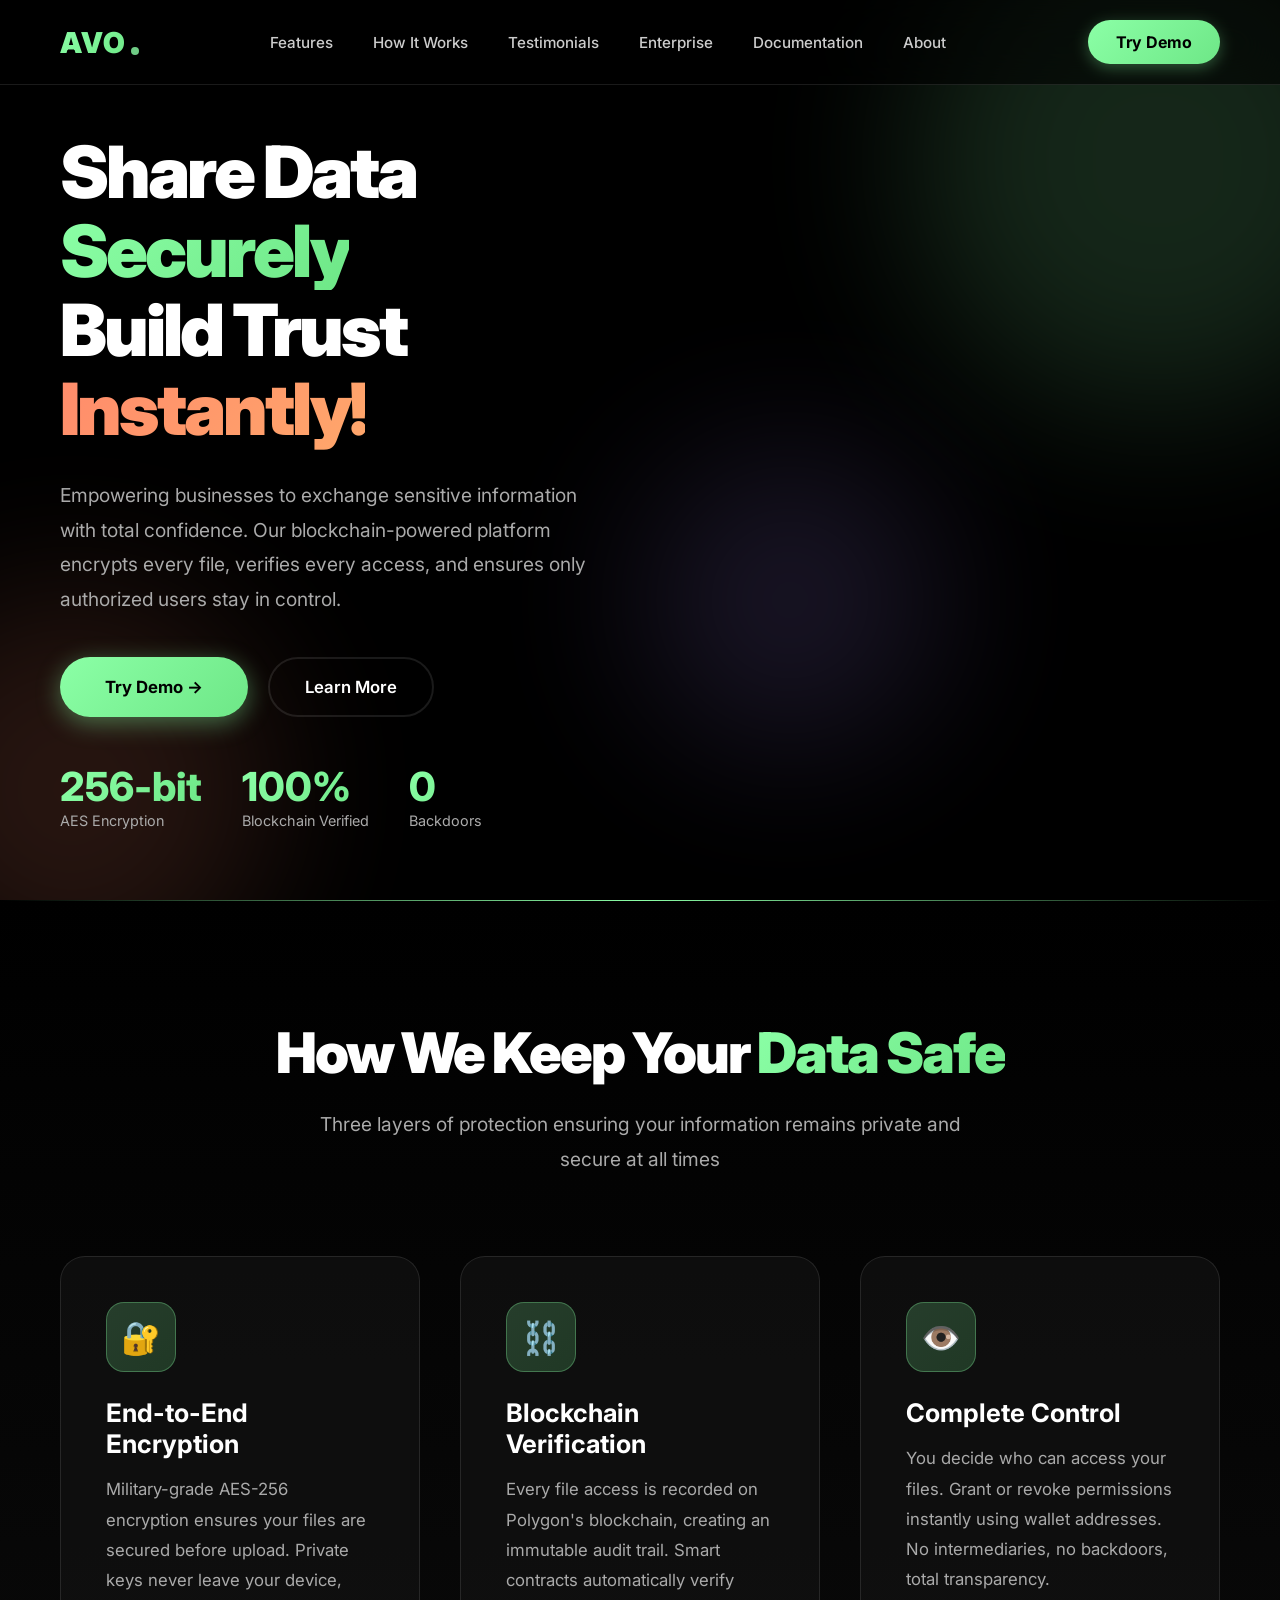
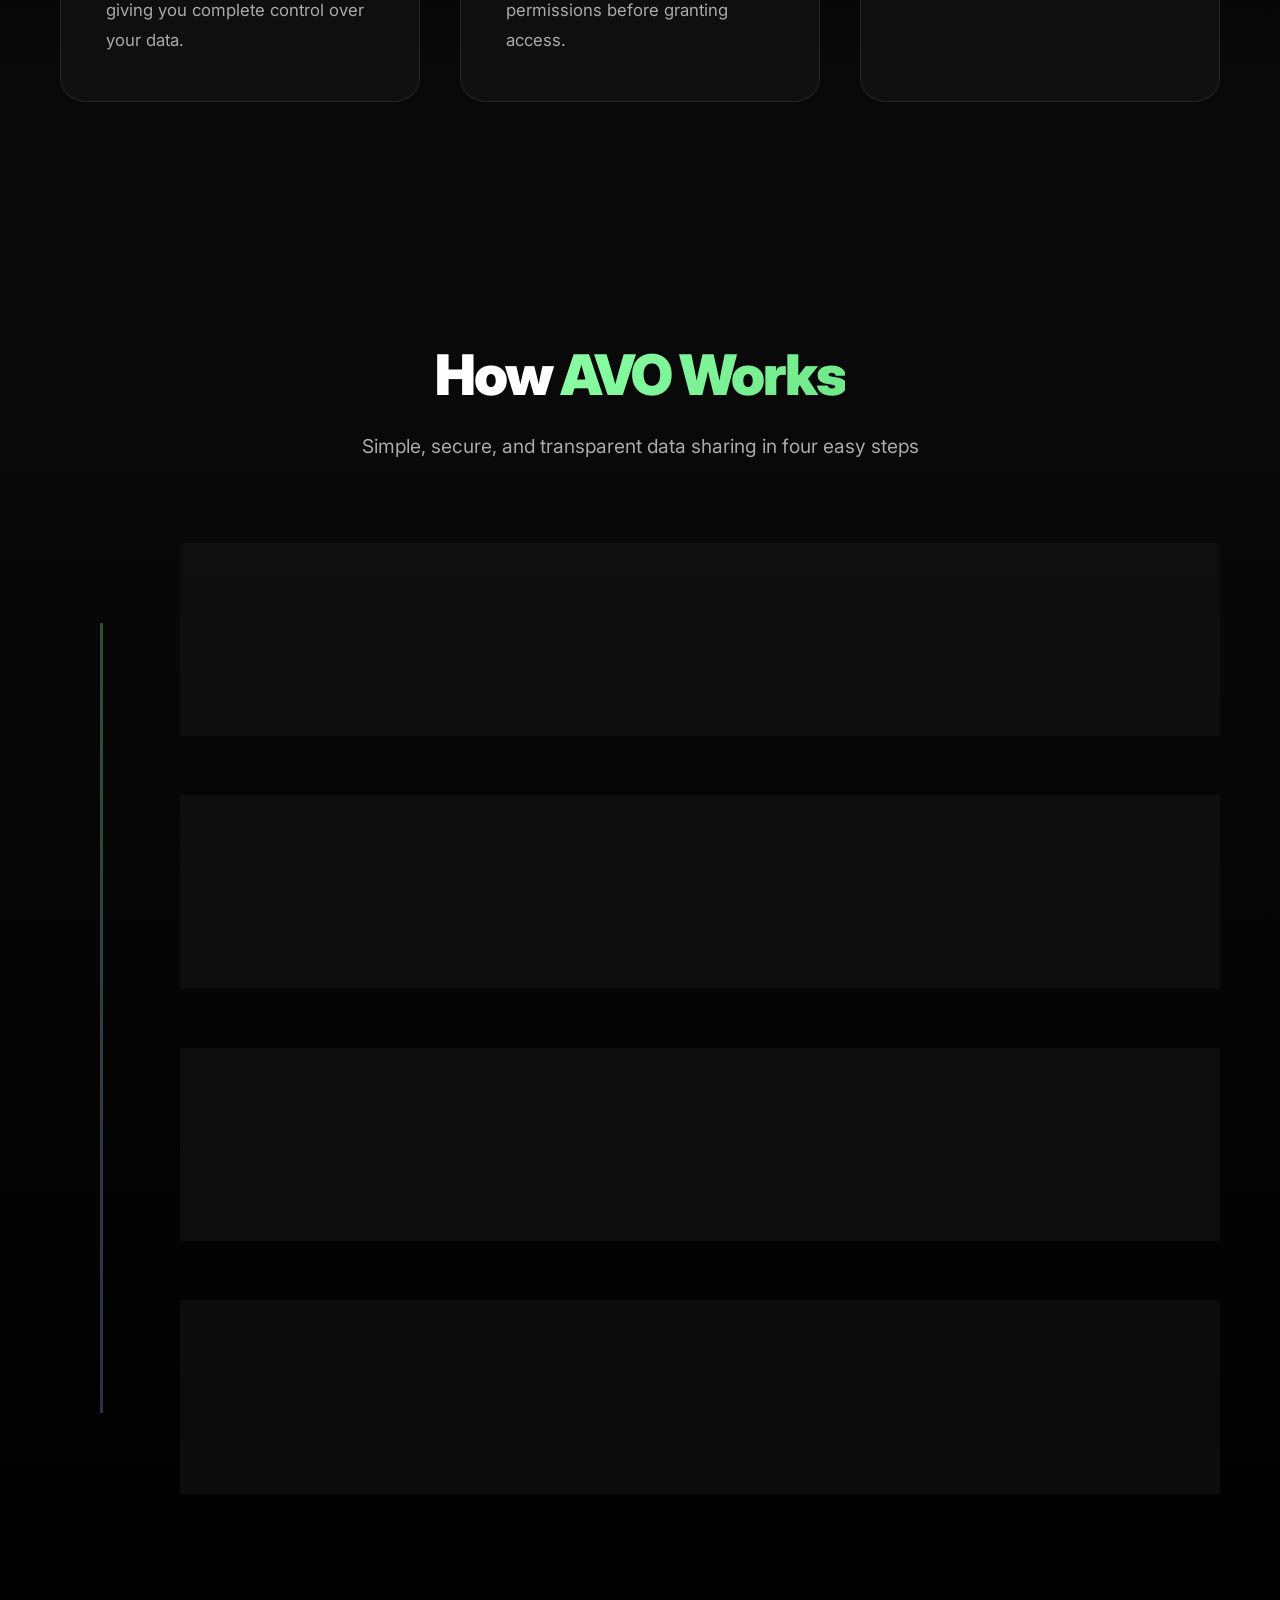
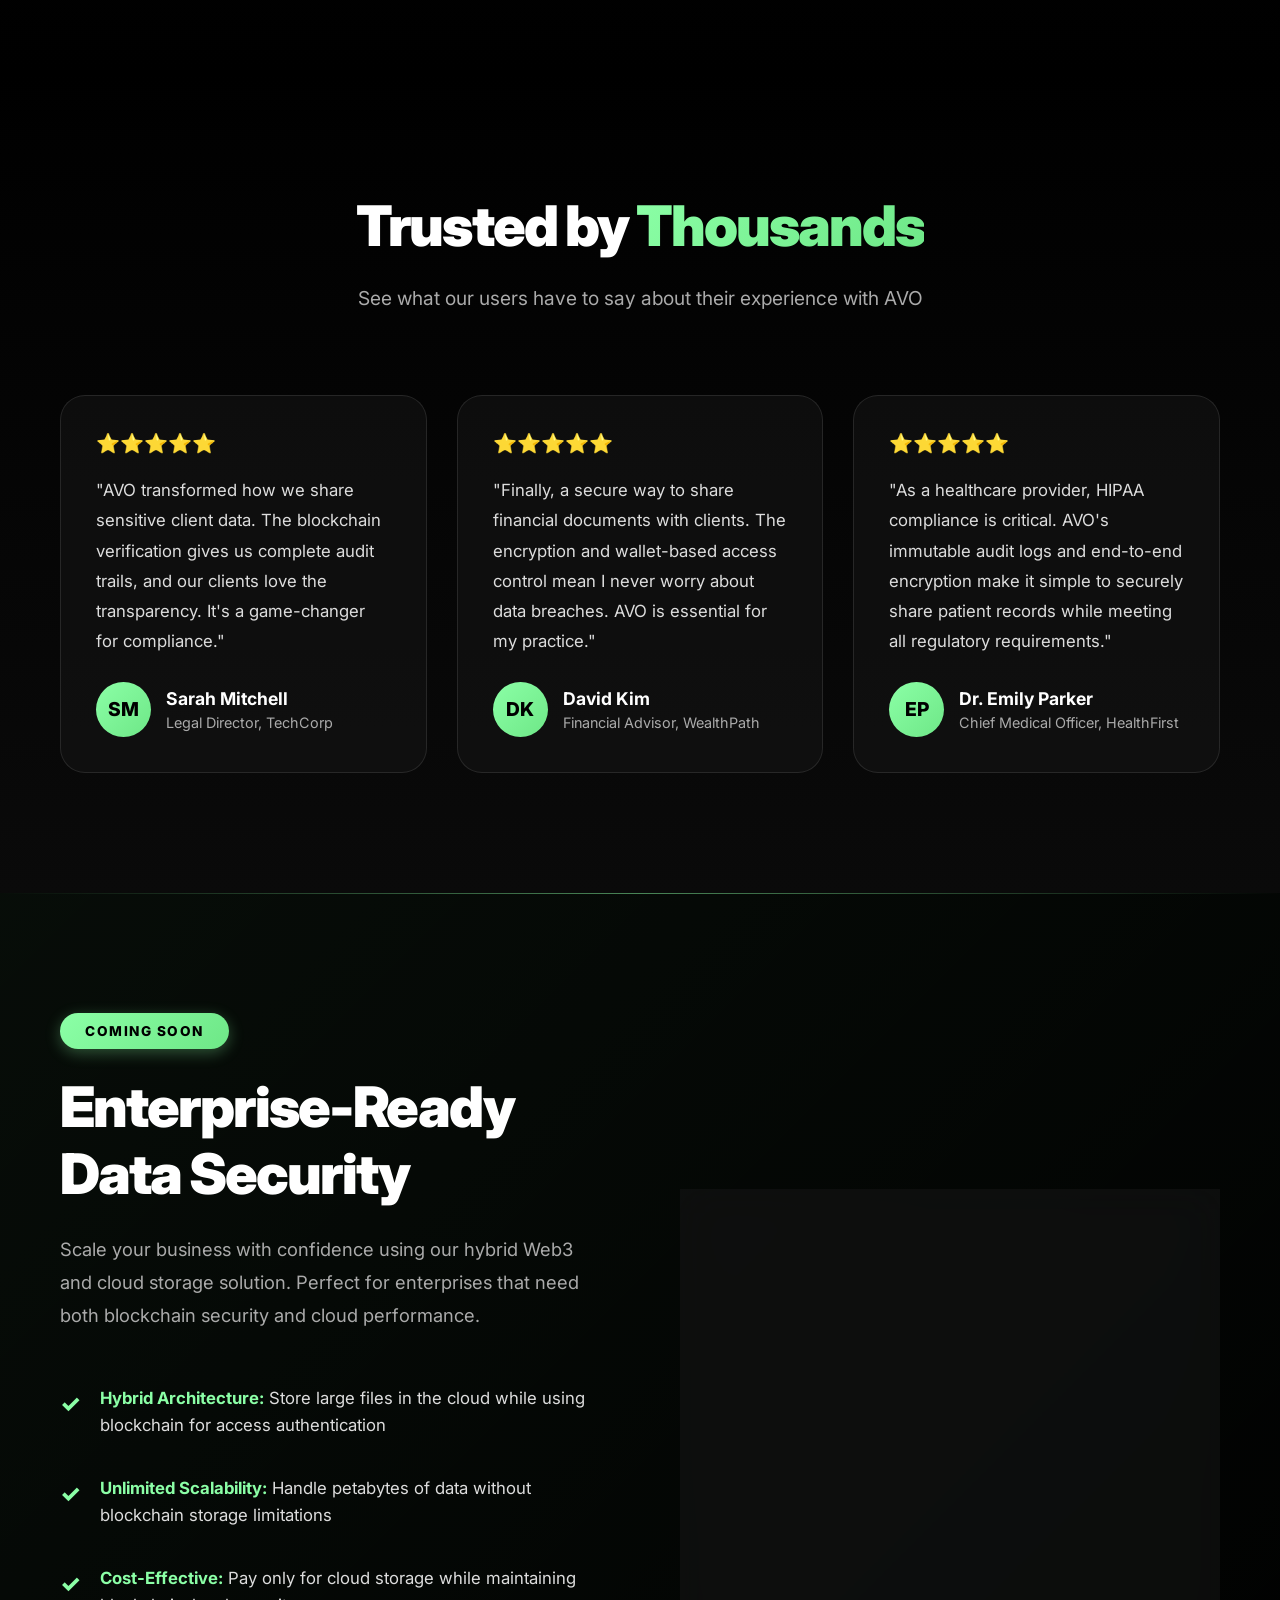
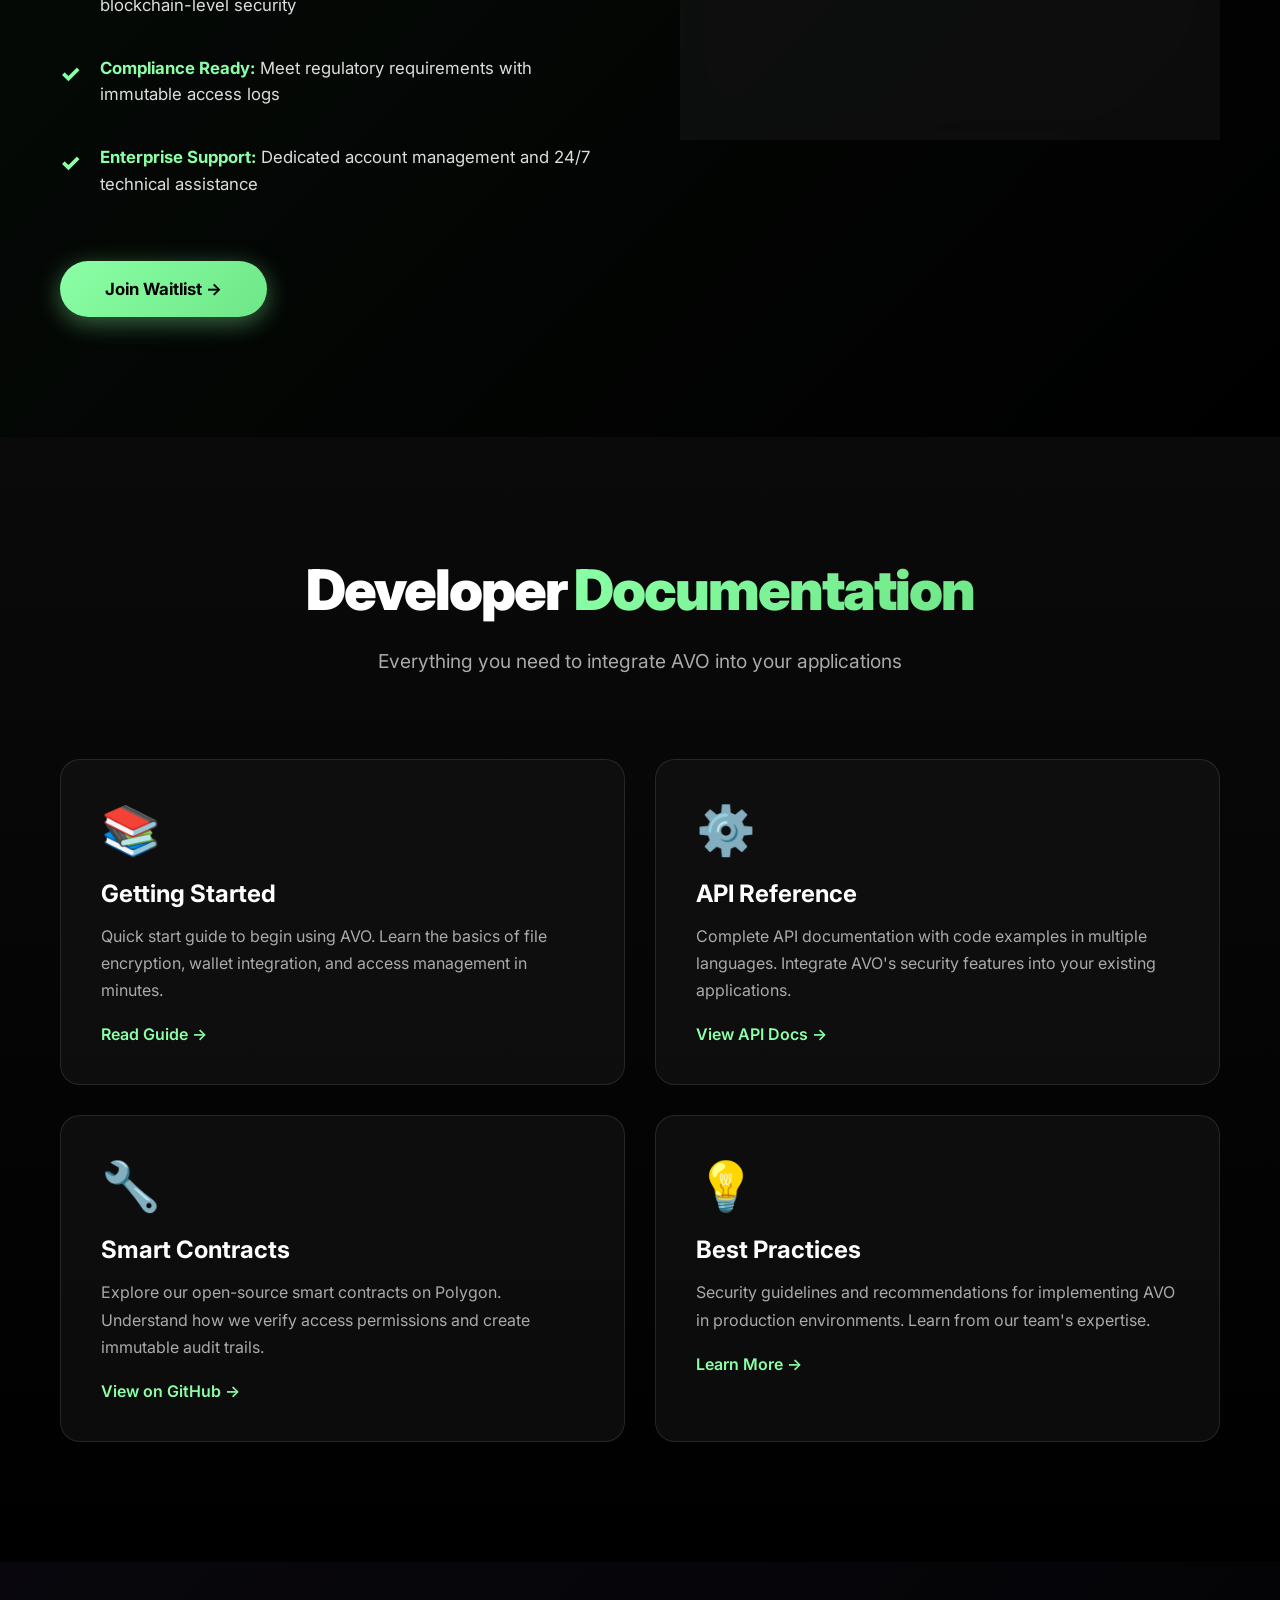
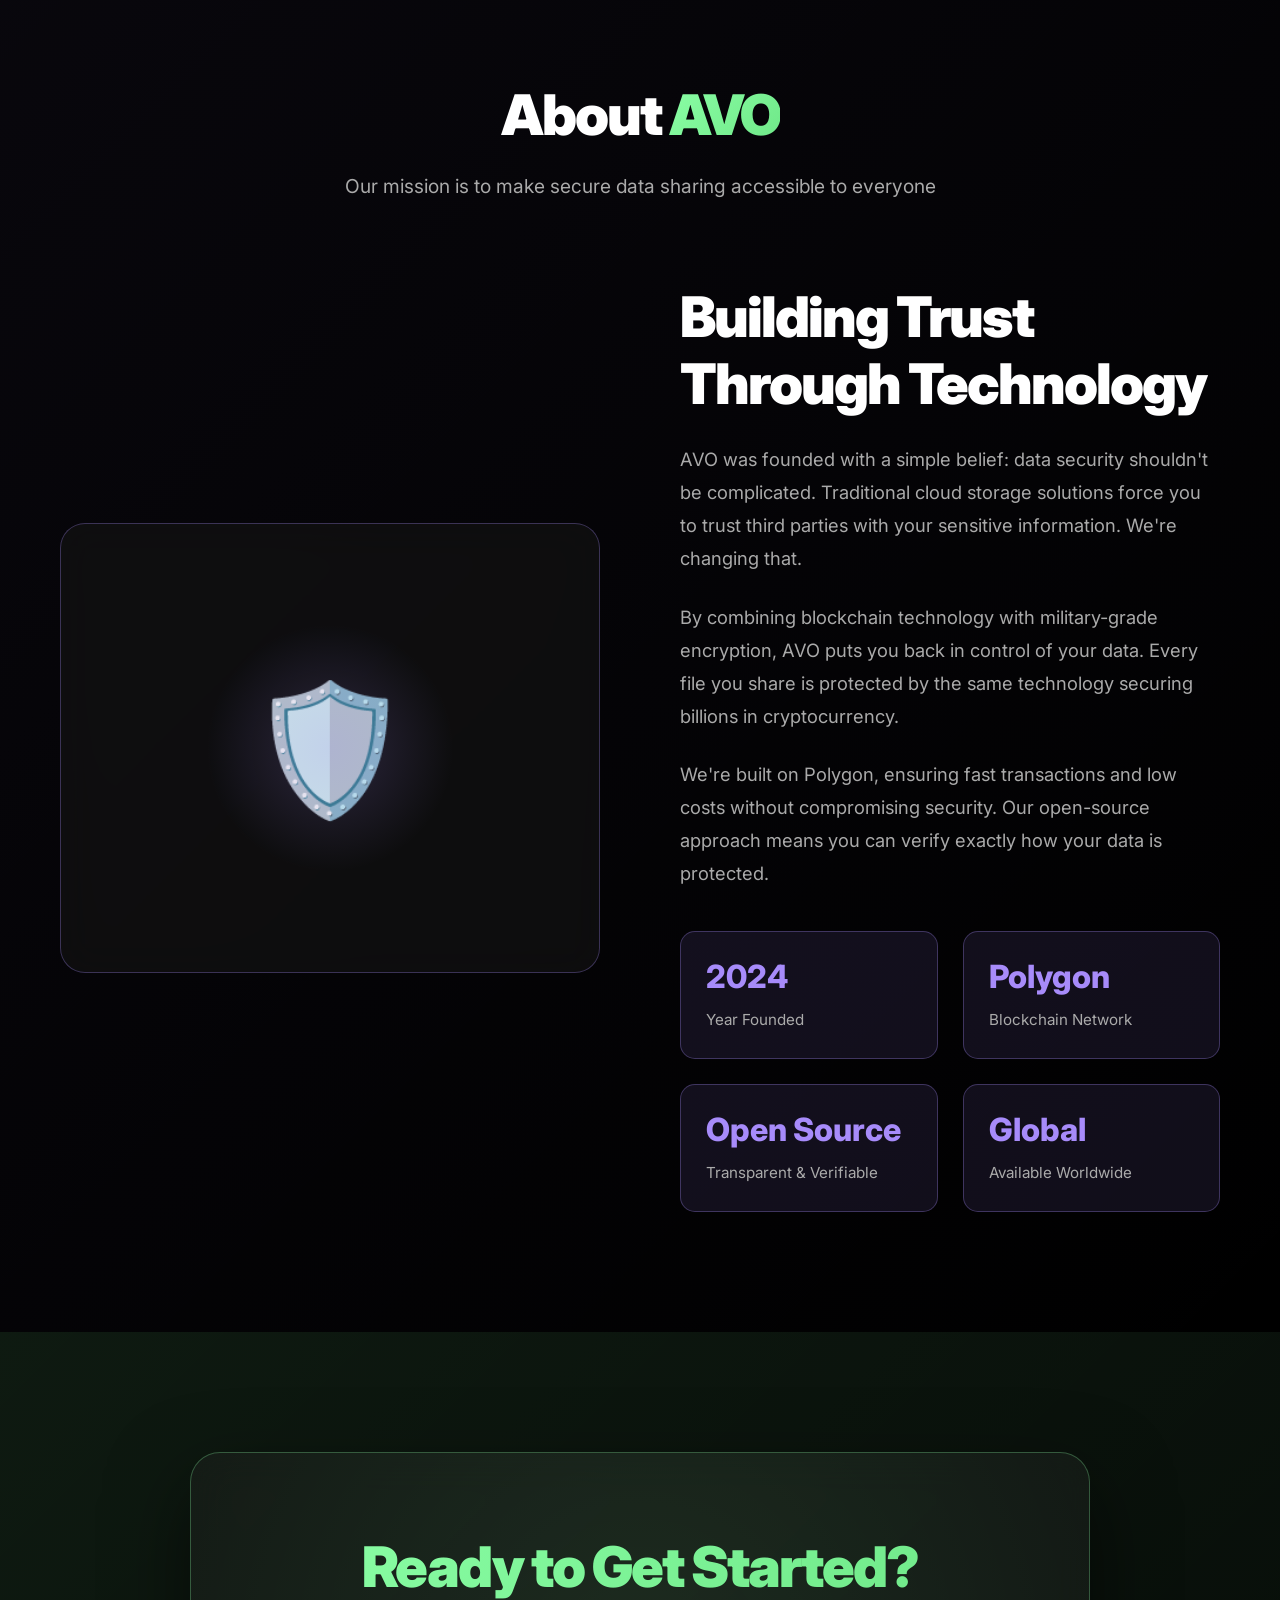
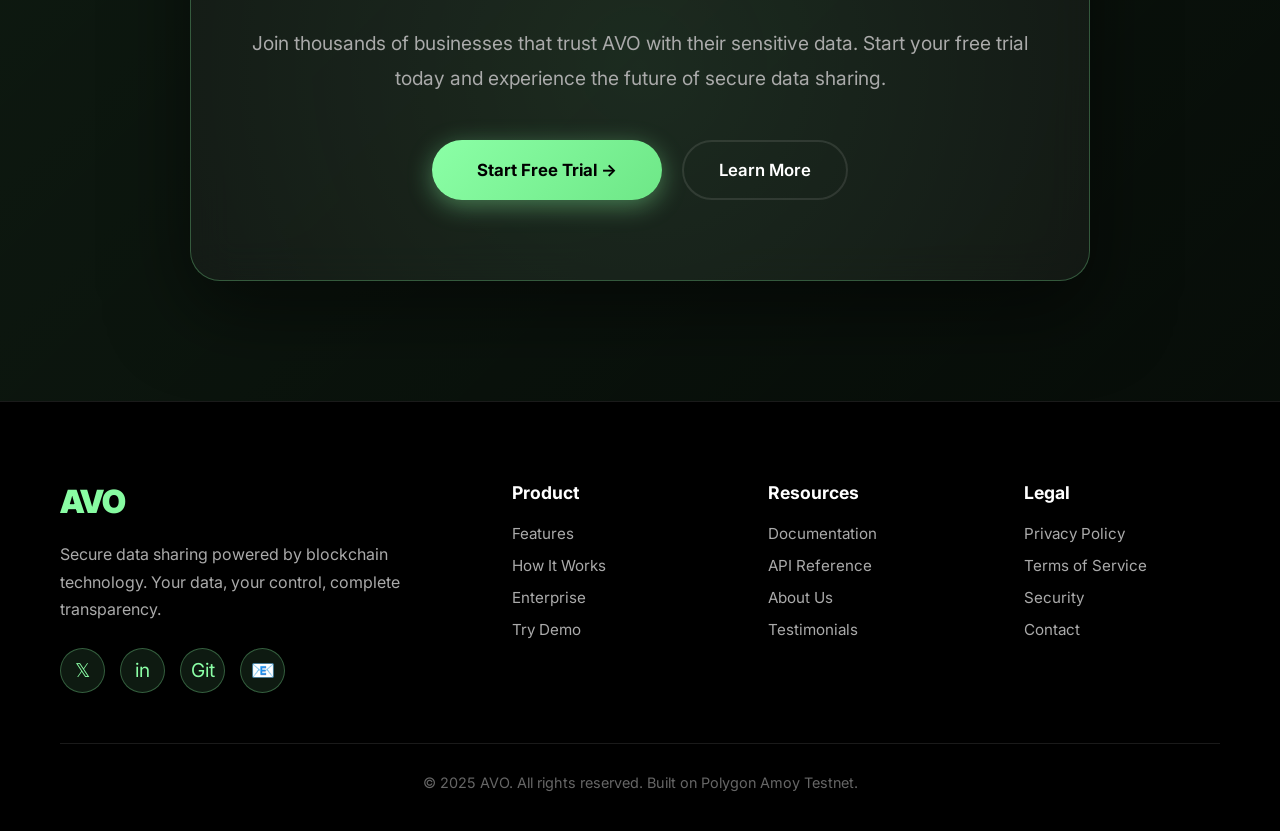
<file: index.html>
<!DOCTYPE html>
<html lang="en">
<head>
  <meta charset="UTF-8">
  <meta name="viewport" content="width=device-width, initial-scale=1.0">
  <title>AVO - Share Data Securely, Build Trust Instantly</title>
  <link href="https://fonts.googleapis.com/css2?family=Inter:wght@300;400;500;600;700;800;900&display=swap" rel="stylesheet">
  <style>
    * {
      margin: 0;
      padding: 0;
      box-sizing: border-box;
    }

    :root {
      --primary: #8bffa6;
      --primary-dark: #6ee787;
      --secondary: #ff8b6b;
      --accent: #a78bfa;
      --bg-dark: #000;
      --bg-card: rgba(20, 20, 20, 0.6);
      --text-light: #fff;
      --text-dim: #aaa;
      --border-light: rgba(255, 255, 255, 0.1);
      --transition-fast: 0.3s ease;
      --transition-medium: 0.5s cubic-bezier(0.25, 1, 0.5, 1);
    }

    body {
      font-family: 'Inter', -apple-system, BlinkMacSystemFont, 'Segoe UI', 'Helvetica Neue', sans-serif;
      background: var(--bg-dark);
      color: var(--text-light);
      overflow-x: hidden;
      scroll-behavior: smooth;
    }

    /* Animated Background */
    .bg-animation {
      position: fixed;
      top: 0;
      left: 0;
      width: 100%;
      height: 100%;
      z-index: 0;
      overflow: hidden;
      pointer-events: none;
    }

    .bg-orb {
      position: absolute;
      border-radius: 50%;
      filter: blur(80px);
      opacity: 0.15;
      animation: float 20s ease-in-out infinite;
    }

    .orb-1 {
      width: 500px;
      height: 500px;
      background: var(--primary);
      top: -10%;
      right: -10%;
      animation-delay: 0s;
    }

    .orb-2 {
      width: 400px;
      height: 400px;
      background: var(--secondary);
      bottom: -10%;
      left: -10%;
      animation-delay: 5s;
    }

    .orb-3 {
      width: 300px;
      height: 300px;
      background: var(--accent);
      top: 50%;
      left: 50%;
      animation-delay: 10s;
    }

    @keyframes float {
      0%, 100% { transform: translate(0, 0) scale(1); }
      33% { transform: translate(100px, -50px) scale(1.1); }
      66% { transform: translate(-50px, 100px) scale(0.9); }
    }

    /* Navigation */
    nav {
      position: fixed;
      top: 0;
      left: 0;
      right: 0;
      padding: 20px 60px;
      display: flex;
      justify-content: space-between;
      align-items: center;
      z-index: 1000;
      background: rgba(0, 0, 0, 0.6);
      backdrop-filter: blur(20px);
      border-bottom: 1px solid var(--border-light);
      transition: var(--transition-fast);
    }
    
    nav.scrolled {
      padding: 15px 60px;
      background: rgba(0, 0, 0, 0.95);
      box-shadow: 0 10px 30px rgba(0, 0, 0, 0.3);
    }

    .logo {
      font-size: 1.8em;
      font-weight: 900;
      letter-spacing: 2px;
      background: linear-gradient(135deg, var(--primary) 0%, var(--primary-dark) 100%);
      -webkit-background-clip: text;
      -webkit-text-fill-color: transparent;
      background-clip: text;
      position: relative;
      cursor: pointer;
    }
    
    .logo::after {
      content: '';
      position: absolute;
      width: 8px;
      height: 8px;
      background: var(--primary);
      border-radius: 50%;
      bottom: 5px;
      right: -12px;
      opacity: 0.8;
      animation: pulse-dot 2s ease-in-out infinite;
    }

    @keyframes pulse-dot {
      0%, 100% { transform: scale(1); opacity: 0.8; }
      50% { transform: scale(1.3); opacity: 1; }
    }

    .nav-links {
      display: flex;
      gap: 40px;
      list-style: none;
    }

    .nav-links a {
      color: #ccc;
      text-decoration: none;
      font-weight: 500;
      transition: var(--transition-fast);
      font-size: 0.95em;
      position: relative;
      padding: 5px 0;
    }

    .nav-links a:hover {
      color: var(--primary);
    }
    
    .nav-links a::after {
      content: '';
      position: absolute;
      bottom: 0;
      left: 0;
      width: 0;
      height: 2px;
      background: var(--primary);
      transition: var(--transition-fast);
    }
    
    .nav-links a:hover::after {
      width: 100%;
    }

    .cta-btn {
      background: linear-gradient(135deg, var(--primary) 0%, var(--primary-dark) 100%);
      color: #000;
      padding: 12px 28px;
      border-radius: 50px;
      text-decoration: none;
      font-weight: 700;
      transition: var(--transition-medium);
      display: inline-block;
      box-shadow: 0 4px 15px rgba(139, 255, 166, 0.3);
      position: relative;
      overflow: hidden;
    }
    
    .cta-btn::before {
      content: '';
      position: absolute;
      top: 0;
      left: -100%;
      width: 100%;
      height: 100%;
      background: linear-gradient(90deg, transparent, rgba(255, 255, 255, 0.3), transparent);
      transition: var(--transition-medium);
    }

    .cta-btn:hover {
      transform: translateY(-2px);
      box-shadow: 0 6px 25px rgba(139, 255, 166, 0.5);
    }
    
    .cta-btn:hover::before {
      left: 100%;
      transition: 0.7s;
    }

    /* Mobile Menu */
    .mobile-menu-btn {
      display: none;
      flex-direction: column;
      gap: 5px;
      cursor: pointer;
      padding: 10px;
    }

    .mobile-menu-btn span {
      width: 25px;
      height: 3px;
      background: var(--primary);
      border-radius: 3px;
      transition: var(--transition-fast);
    }

    /* Hero Section */
    .hero {
      min-height: 100vh;
      display: flex;
      align-items: center;
      justify-content: center;
      position: relative;
      padding: 120px 60px 60px;
      overflow: hidden;
    }

    .hero-content {
      max-width: 1400px;
      display: grid;
      grid-template-columns: 1fr 1fr;
      gap: 80px;
      align-items: center;
      position: relative;
      z-index: 1;
    }

    .hero-text {
      opacity: 0;
      transform: translateY(30px);
      animation: fadeInUp 1s var(--transition-medium) forwards;
    }

    @keyframes fadeInUp {
      to {
        opacity: 1;
        transform: translateY(0);
      }
    }

    .hero-text h1 {
      font-size: 4.5em;
      line-height: 1.1;
      margin-bottom: 30px;
      font-weight: 900;
      letter-spacing: -3px;
    }

    .hero-text h1 .highlight {
      background: linear-gradient(135deg, var(--primary) 0%, var(--primary-dark) 100%);
      -webkit-background-clip: text;
      -webkit-text-fill-color: transparent;
      background-clip: text;
      position: relative;
      display: inline-block;
    }

    .hero-text h1 .secondary {
      background: linear-gradient(135deg, var(--secondary) 0%, #ffa76b 100%);
      -webkit-background-clip: text;
      -webkit-text-fill-color: transparent;
      background-clip: text;
    }

    .hero-description {
      font-size: 1.2em;
      line-height: 1.8;
      color: var(--text-dim);
      margin-bottom: 40px;
      max-width: 550px;
    }

    .hero-buttons {
      display: flex;
      gap: 20px;
      margin-bottom: 50px;
      flex-wrap: wrap;
    }

    .btn-primary {
      background: linear-gradient(135deg, #8bffa6 0%, #6ee787 100%);
      color: #000;
      padding: 18px 45px;
      border-radius: 50px;
      text-decoration: none;
      font-weight: 700;
      transition: var(--transition-medium);
      display: inline-flex;
      align-items: center;
      gap: 10px;
      box-shadow: 0 6px 25px rgba(139, 255, 166, 0.4);
      font-size: 1.05em;
    }

    .btn-primary:hover {
      transform: translateY(-3px);
      box-shadow: 0 10px 35px rgba(139, 255, 166, 0.6);
    }

    .btn-secondary {
      color: var(--text-light);
      text-decoration: none;
      padding: 18px 35px;
      border: 2px solid var(--border-light);
      border-radius: 50px;
      font-weight: 600;
      transition: var(--transition-fast);
      display: inline-flex;
      align-items: center;
      gap: 8px;
      font-size: 1.05em;
    }

    .btn-secondary:hover {
      border-color: var(--primary);
      background: rgba(139, 255, 166, 0.1);
      transform: translateY(-2px);
    }

    .hero-stats {
      display: flex;
      gap: 40px;
      margin-top: 20px;
    }

    .stat-item {
      display: flex;
      flex-direction: column;
    }

    .stat-number {
      font-size: 2.5em;
      font-weight: 800;
      background: linear-gradient(135deg, var(--primary) 0%, var(--primary-dark) 100%);
      -webkit-background-clip: text;
      -webkit-text-fill-color: transparent;
      line-height: 1;
      margin-bottom: 5px;
    }

    .stat-label {
      color: var(--text-dim);
      font-size: 0.9em;
    }

    .hero-visual {
      position: relative;
      opacity: 0;
      transform: translateX(30px);
      animation: fadeInRight 1s var(--transition-medium) 0.3s forwards;
    }

    @keyframes fadeInRight {
      to {
        opacity: 1;
        transform: translateX(0);
      }
    }

    .visual-card {
      background: var(--bg-card);
      border: 1px solid rgba(139, 255, 166, 0.3);
      border-radius: 30px;
      padding: 50px;
      backdrop-filter: blur(20px);
      box-shadow: 0 20px 60px rgba(0, 0, 0, 0.5);
      animation: cardFloat 6s ease-in-out infinite;
      position: relative;
      overflow: hidden;
    }

    .visual-card::before {
      content: '';
      position: absolute;
      top: -50%;
      right: -50%;
      width: 200%;
      height: 200%;
      background: radial-gradient(circle, rgba(139, 255, 166, 0.1) 0%, transparent 70%);
      animation: rotate 20s linear infinite;
    }

    @keyframes rotate {
      from { transform: rotate(0deg); }
      to { transform: rotate(360deg); }
    }

    @keyframes cardFloat {
      0%, 100% { transform: translateY(0px); }
      50% { transform: translateY(-20px); }
    }

    .visual-icon {
      width: 100px;
      height: 100px;
      background: linear-gradient(135deg, #8bffa6 0%, #6ee787 100%);
      border-radius: 25px;
      display: flex;
      align-items: center;
      justify-content: center;
      font-size: 3em;
      margin-bottom: 25px;
      box-shadow: 0 10px 30px rgba(139, 255, 166, 0.4);
      position: relative;
      z-index: 1;
    }

    .visual-card h3 {
      font-size: 1.8em;
      margin-bottom: 15px;
      position: relative;
      z-index: 1;
    }

    .visual-card p {
      color: var(--text-dim);
      line-height: 1.8;
      font-size: 1.05em;
      position: relative;
      z-index: 1;
    }

    /* Features Section */
    .features {
      padding: 120px 60px;
      background: linear-gradient(180deg, #000 0%, #0a0a0a 100%);
      position: relative;
      overflow: hidden;
    }
    
    .features::before {
      content: '';
      position: absolute;
      top: 0;
      left: 0;
      width: 100%;
      height: 1px;
      background: linear-gradient(90deg, transparent, var(--primary), transparent);
    }

    .section-header {
      text-align: center;
      margin-bottom: 80px;
      opacity: 0;
      transform: translateY(30px);
    }
    
    .section-header.in-view {
      animation: fadeInUp 1s var(--transition-medium) forwards;
    }

    .section-title {
      font-size: 3.5em;
      font-weight: 900;
      margin-bottom: 20px;
      letter-spacing: -2px;
      line-height: 1.2;
    }

    .section-title .highlight {
      background: linear-gradient(135deg, var(--primary) 0%, var(--primary-dark) 100%);
      -webkit-background-clip: text;
      -webkit-text-fill-color: transparent;
      background-clip: text;
    }

    .section-subtitle {
      font-size: 1.2em;
      color: var(--text-dim);
      max-width: 700px;
      margin: 0 auto;
      line-height: 1.8;
    }

    .features-grid {
      display: grid;
      grid-template-columns: repeat(3, 1fr);
      gap: 40px;
      max-width: 1400px;
      margin: 0 auto;
    }

    .feature-card {
      background: var(--bg-card);
      border: 1px solid var(--border-light);
      border-radius: 25px;
      padding: 45px;
      transition: var(--transition-medium);
      opacity: 0;
      transform: translateY(30px);
      cursor: pointer;
      position: relative;
      overflow: hidden;
    }

    .feature-card::before {
      content: '';
      position: absolute;
      top: 0;
      left: 0;
      width: 100%;
      height: 100%;
      background: linear-gradient(135deg, rgba(139, 255, 166, 0.05) 0%, transparent 100%);
      opacity: 0;
      transition: var(--transition-fast);
    }

    .feature-card:hover::before {
      opacity: 1;
    }
    
    .feature-card.in-view {
      animation: fadeInUp 1s var(--transition-medium) forwards;
    }
    
    .feature-card:nth-child(2) {
      animation-delay: 0.2s;
    }
    
    .feature-card:nth-child(3) {
      animation-delay: 0.4s;
    }
    
    .feature-card:hover {
      border-color: rgba(139, 255, 166, 0.5);
      transform: translateY(-15px);
      box-shadow: 0 25px 50px rgba(139, 255, 166, 0.2);
    }

    .feature-icon {
      width: 70px;
      height: 70px;
      background: linear-gradient(135deg, rgba(139, 255, 166, 0.2) 0%, rgba(110, 231, 135, 0.2) 100%);
      border-radius: 18px;
      display: flex;
      align-items: center;
      justify-content: center;
      font-size: 2em;
      margin-bottom: 25px;
      border: 1px solid rgba(139, 255, 166, 0.3);
      position: relative;
      z-index: 1;
    }

    .feature-card h3 {
      font-size: 1.6em;
      margin-bottom: 15px;
      color: #fff;
      font-weight: 700;
      position: relative;
      z-index: 1;
    }

    .feature-card p {
      color: var(--text-dim);
      line-height: 1.8;
      font-size: 1.05em;
      position: relative;
      z-index: 1;
    }

    /* How It Works Section */
    .how-it-works {
      padding: 120px 60px;
      background: linear-gradient(180deg, #0a0a0a 0%, #000 100%);
      position: relative;
    }

    .steps-container {
      max-width: 1200px;
      margin: 0 auto;
      position: relative;
    }

    .step-line {
      position: absolute;
      left: 40px;
      top: 80px;
      width: 3px;
      height: calc(100% - 160px);
      background: linear-gradient(180deg, var(--primary) 0%, var(--accent) 100%);
      opacity: 0.3;
    }

    .step-item {
      display: grid;
      grid-template-columns: 80px 1fr;
      gap: 40px;
      margin-bottom: 60px;
      opacity: 0;
      transform: translateX(-30px);
    }

    .step-item.in-view {
      animation: fadeInLeft 1s var(--transition-medium) forwards;
    }

    @keyframes fadeInLeft {
      to {
        opacity: 1;
        transform: translateX(0);
      }
    }

    .step-number {
      width: 80px;
      height: 80px;
      background: linear-gradient(135deg, var(--primary) 0%, var(--primary-dark) 100%);
      border-radius: 50%;
      display: flex;
      align-items: center;
      justify-content: center;
      font-size: 2em;
      font-weight: 800;
      color: #000;
      box-shadow: 0 10px 30px rgba(139, 255, 166, 0.4);
      position: relative;
      z-index: 2;
    }

    .step-content {
      background: var(--bg-card);
      border: 1px solid var(--border-light);
      border-radius: 20px;
      padding: 40px;
      backdrop-filter: blur(20px);
      transition: var(--transition-fast);
    }

    .step-content:hover {
      border-color: rgba(139, 255, 166, 0.3);
      transform: translateX(10px);
    }

    .step-content h3 {
      font-size: 1.8em;
      margin-bottom: 15px;
      color: var(--primary);
    }

    .step-content p {
      color: var(--text-dim);
      line-height: 1.8;
      font-size: 1.05em;
    }

    /* Testimonials Section */
    .testimonials {
      padding: 120px 60px;
      background: linear-gradient(180deg, #000 0%, #0a0a0a 100%);
      position: relative;
    }

    .testimonials-grid {
      display: grid;
      grid-template-columns: repeat(3, 1fr);
      gap: 30px;
      max-width: 1400px;
      margin: 60px auto 0;
    }

    .testimonial-card {
      background: var(--bg-card);
      border: 1px solid var(--border-light);
      border-radius: 25px;
      padding: 35px;
      transition: var(--transition-medium);
      opacity: 0;
      transform: translateY(30px);
      position: relative;
      overflow: hidden;
    }

    .testimonial-card::before {
      content: '';
      position: absolute;
      top: 0;
      left: 0;
      width: 100%;
      height: 100%;
      background: linear-gradient(135deg, rgba(139, 255, 166, 0.03) 0%, transparent 100%);
      opacity: 0;
      transition: var(--transition-fast);
    }

    .testimonial-card:hover::before {
      opacity: 1;
    }
    
    .testimonial-card.in-view {
      animation: fadeInUp 1s var(--transition-medium) forwards;
    }
    
    .testimonial-card:nth-child(2) {
      animation-delay: 0.2s;
    }
    
    .testimonial-card:nth-child(3) {
      animation-delay: 0.4s;
    }
    
    .testimonial-card:hover {
      border-color: rgba(139, 255, 166, 0.3);
      transform: translateY(-10px);
      box-shadow: 0 20px 40px rgba(0, 0, 0, 0.3);
    }

    .rating {
      display: flex;
      gap: 5px;
      margin-bottom: 20px;
      font-size: 1.2em;
    }

    .testimonial-content {
      font-size: 1.05em;
      line-height: 1.8;
      margin-bottom: 25px;
      position: relative;
      color: #ddd;
      z-index: 1;
    }

    .testimonial-author {
      display: flex;
      align-items: center;
      gap: 15px;
      position: relative;
      z-index: 1;
    }

    .author-avatar {
      width: 55px;
      height: 55px;
      border-radius: 50%;
      background: linear-gradient(135deg, var(--primary) 0%, var(--primary-dark) 100%);
      display: flex;
      align-items: center;
      justify-content: center;
      font-weight: 800;
      color: #000;
      font-size: 1.2em;
    }

    .author-info h4 {
      font-weight: 700;
      margin-bottom: 5px;
      font-size: 1.1em;
    }

    .author-info p {
      color: var(--text-dim);
      font-size: 0.9em;
    }

    /* Enterprise Section */
    .enterprise {
      padding: 120px 60px;
      background: linear-gradient(135deg, rgba(139, 255, 166, 0.05) 0%, transparent 100%);
      position: relative;
      overflow: hidden;
    }

    .enterprise::before {
      content: '';
      position: absolute;
      top: 0;
      left: 0;
      right: 0;
      height: 1px;
      background: linear-gradient(90deg, transparent 0%, rgba(139, 255, 166, 0.5) 50%, transparent 100%);
    }

    .enterprise-content {
      max-width: 1400px;
      margin: 0 auto;
      display: grid;
      grid-template-columns: 1fr 1fr;
      gap: 80px;
      align-items: center;
    }

    .badge {
      display: inline-block;
      background: linear-gradient(135deg, #8bffa6 0%, #6ee787 100%);
      color: #000;
      padding: 10px 25px;
      border-radius: 50px;
      font-size: 0.85em;
      font-weight: 800;
      text-transform: uppercase;
      letter-spacing: 1.5px;
      margin-bottom: 25px;
      box-shadow: 0 4px 15px rgba(139, 255, 166, 0.3);
    }

    .enterprise-text h2 {
      font-size: 3.5em;
      margin-bottom: 25px;
      font-weight: 900;
      line-height: 1.2;
      letter-spacing: -2px;
    }

    .enterprise-text p {
      font-size: 1.15em;
      line-height: 1.8;
      color: var(--text-dim);
      margin-bottom: 35px;
    }

    .feature-list {
      list-style: none;
      margin-bottom: 45px;
    }

    .feature-list li {
      padding: 18px 0;
      padding-left: 40px;
      position: relative;
      color: #ddd;
      font-size: 1.05em;
      line-height: 1.6;
    }

    .feature-list li::before {
      content: '✓';
      position: absolute;
      left: 0;
      color: #8bffa6;
      font-weight: 800;
      font-size: 1.4em;
    }

    .feature-list strong {
      color: var(--primary);
    }

    .enterprise-visual {
      position: relative;
      height: 550px;
    }

    .storage-illustration {
      width: 100%;
      height: 100%;
      background: var(--bg-card);
      border: 1px solid rgba(139, 255, 166, 0.3);
      border-radius: 25px;
      backdrop-filter: blur(20px);
      display: flex;
      flex-direction: column;
      align-items: center;
      justify-content: center;
      padding: 50px;
      position: relative;
      overflow: hidden;
    }

    .storage-illustration::before {
      content: '';
      position: absolute;
      width: 300px;
      height: 300px;
      background: radial-gradient(circle, rgba(139, 255, 166, 0.2) 0%, transparent 70%);
      animation: pulse-glow 3s ease-in-out infinite;
    }

    @keyframes pulse-glow {
      0%, 100% { transform: scale(1); opacity: 0.5; }
      50% { transform: scale(1.5); opacity: 0.8; }
    }

    .storage-layers {
      display: flex;
      flex-direction: column;
      gap: 25px;
      width: 100%;
      max-width: 380px;
      z-index: 1;
    }

    .layer {
      background: rgba(139, 255, 166, 0.1);
      border: 2px solid rgba(139, 255, 166, 0.3);
      border-radius: 18px;
      padding: 25px;
      text-align: center;
      font-weight: 700;
      animation: layerFloat 4s ease-in-out infinite;
      font-size: 1.05em;
      transition: var(--transition-fast);
    }

    .layer:hover {
      background: rgba(139, 255, 166, 0.15);
      transform: translateX(15px) !important;
    }

    .layer:nth-child(1) { animation-delay: 0s; }
    .layer:nth-child(2) { animation-delay: 0.5s; }
    .layer:nth-child(3) { animation-delay: 1s; }

    @keyframes layerFloat {
      0%, 100% { transform: translateX(0); }
      50% { transform: translateX(15px); }
    }

    /* Documentation Preview Section */
    .docs-preview {
      padding: 120px 60px;
      background: linear-gradient(180deg, #0a0a0a 0%, #000 100%);
      position: relative;
    }

    .docs-grid {
      display: grid;
      grid-template-columns: repeat(2, 1fr);
      gap: 30px;
      max-width: 1400px;
      margin: 60px auto 0;
    }

    .doc-card {
      background: var(--bg-card);
      border: 1px solid var(--border-light);
      border-radius: 20px;
      padding: 40px;
      transition: var(--transition-medium);
      cursor: pointer;
      text-decoration: none;
      color: inherit;
      display: block;
    }

    .doc-card:hover {
      border-color: rgba(139, 255, 166, 0.5);
      transform: translateY(-5px);
      box-shadow: 0 15px 40px rgba(0, 0, 0, 0.3);
    }

    .doc-icon {
      font-size: 3em;
      margin-bottom: 20px;
    }

    .doc-card h3 {
      font-size: 1.5em;
      margin-bottom: 15px;
      font-weight: 700;
    }

    .doc-card p {
      color: var(--text-dim);
      line-height: 1.7;
      margin-bottom: 20px;
    }

    .doc-link {
      color: var(--primary);
      font-weight: 600;
      display: inline-flex;
      align-items: center;
      gap: 8px;
    }

    /* About Section */
    .about {
      padding: 120px 60px;
      background: linear-gradient(135deg, rgba(167, 139, 250, 0.05) 0%, transparent 100%);
      position: relative;
    }

    .about-content {
      max-width: 1200px;
      margin: 0 auto;
      display: grid;
      grid-template-columns: 1fr 1fr;
      gap: 80px;
      align-items: center;
    }

    .about-image {
      position: relative;
    }

    .about-illustration {
      width: 100%;
      height: 450px;
      background: var(--bg-card);
      border: 1px solid rgba(167, 139, 250, 0.3);
      border-radius: 25px;
      display: flex;
      align-items: center;
      justify-content: center;
      font-size: 8em;
      backdrop-filter: blur(20px);
      position: relative;
      overflow: hidden;
    }

    .about-illustration::before {
      content: '';
      position: absolute;
      width: 250px;
      height: 250px;
      background: radial-gradient(circle, rgba(167, 139, 250, 0.2) 0%, transparent 70%);
      animation: pulse-glow 3s ease-in-out infinite;
    }

    .about-text h2 {
      font-size: 3.5em;
      margin-bottom: 25px;
      font-weight: 900;
      line-height: 1.2;
      letter-spacing: -2px;
    }

    .about-text p {
      font-size: 1.15em;
      line-height: 1.8;
      color: var(--text-dim);
      margin-bottom: 25px;
    }

    .mission-stats {
      display: grid;
      grid-template-columns: repeat(2, 1fr);
      gap: 25px;
      margin-top: 40px;
    }

    .mission-stat {
      background: rgba(167, 139, 250, 0.1);
      border: 1px solid rgba(167, 139, 250, 0.3);
      border-radius: 15px;
      padding: 25px;
    }

    .mission-stat h4 {
      font-size: 2em;
      font-weight: 800;
      color: var(--accent);
      margin-bottom: 10px;
    }

    .mission-stat p {
      color: var(--text-dim);
      font-size: 0.95em;
      margin: 0;
    }

    /* CTA Section */
    .cta-section {
      padding: 120px 60px;
      text-align: center;
      background: linear-gradient(135deg, rgba(139, 255, 166, 0.1) 0%, rgba(139, 255, 166, 0.05) 100%);
      position: relative;
    }
    
    .cta-container {
      max-width: 900px;
      margin: 0 auto;
      background: var(--bg-card);
      border: 1px solid rgba(139, 255, 166, 0.3);
      border-radius: 30px;
      padding: 80px 60px;
      backdrop-filter: blur(20px);
      box-shadow: 0 30px 80px rgba(0, 0, 0, 0.5);
      position: relative;
      overflow: hidden;
    }

    .cta-container::before {
      content: '';
      position: absolute;
      top: -50%;
      right: -50%;
      width: 200%;
      height: 200%;
      background: radial-gradient(circle, rgba(139, 255, 166, 0.1) 0%, transparent 70%);
      animation: rotate 20s linear infinite;
    }
    
    .cta-title {
      font-size: 3.5em;
      font-weight: 900;
      margin-bottom: 25px;
      background: linear-gradient(135deg, var(--primary) 0%, var(--primary-dark) 100%);
      -webkit-background-clip: text;
      -webkit-text-fill-color: transparent;
      letter-spacing: -2px;
      position: relative;
      z-index: 1;
    }
    
    .cta-description {
      font-size: 1.2em;
      color: var(--text-dim);
      margin-bottom: 45px;
      line-height: 1.8;
      position: relative;
      z-index: 1;
    }
    
    .cta-buttons {
      display: flex;
      justify-content: center;
      gap: 20px;
      flex-wrap: wrap;
      position: relative;
      z-index: 1;
    }

    /* Footer */
    footer {
      padding: 80px 60px 40px;
      background: #000;
      border-top: 1px solid rgba(255, 255, 255, 0.1);
      position: relative;
    }

    .footer-content {
      max-width: 1400px;
      margin: 0 auto;
      display: grid;
      grid-template-columns: 2fr 1fr 1fr 1fr;
      gap: 60px;
      margin-bottom: 50px;
    }

    .footer-brand h3 {
      font-size: 2em;
      font-weight: 900;
      background: linear-gradient(135deg, var(--primary) 0%, var(--primary-dark) 100%);
      -webkit-background-clip: text;
      -webkit-text-fill-color: transparent;
      margin-bottom: 20px;
    }

    .footer-brand p {
      color: var(--text-dim);
      line-height: 1.7;
      margin-bottom: 25px;
    }

    .social-links {
      display: flex;
      gap: 15px;
    }

    .social-link {
      width: 45px;
      height: 45px;
      background: rgba(139, 255, 166, 0.1);
      border: 1px solid rgba(139, 255, 166, 0.3);
      border-radius: 50%;
      display: flex;
      align-items: center;
      justify-content: center;
      color: var(--primary);
      text-decoration: none;
      transition: var(--transition-fast);
      font-size: 1.2em;
    }

    .social-link:hover {
      background: rgba(139, 255, 166, 0.2);
      transform: translateY(-3px);
    }

    .footer-column h4 {
      font-size: 1.1em;
      margin-bottom: 20px;
      font-weight: 700;
    }

    .footer-links {
      list-style: none;
    }

    .footer-links li {
      margin-bottom: 12px;
    }

    .footer-links a {
      color: var(--text-dim);
      text-decoration: none;
      transition: var(--transition-fast);
      font-size: 0.95em;
    }

    .footer-links a:hover {
      color: var(--primary);
    }

    .footer-bottom {
      text-align: center;
      padding-top: 30px;
      border-top: 1px solid var(--border-light);
      color: #666;
      font-size: 0.9em;
    }

    /* Responsive Design */
    @media (max-width: 1200px) {
      .hero-content,
      .enterprise-content,
      .about-content {
        grid-template-columns: 1fr;
        gap: 60px;
      }

      .features-grid,
      .testimonials-grid {
        grid-template-columns: repeat(2, 1fr);
      }

      .footer-content {
        grid-template-columns: repeat(2, 1fr);
      }
    }

    @media (max-width: 768px) {
      nav {
        padding: 20px 30px;
      }

      .nav-links {
        display: none;
      }

      .mobile-menu-btn {
        display: flex;
      }

      .hero,
      .features,
      .testimonials,
      .enterprise,
      .cta-section,
      .how-it-works,
      .docs-preview,
      .about {
        padding: 80px 30px;
      }

      .hero-text h1 {
        font-size: 2.8em;
        letter-spacing: -1px;
      }

      .section-title,
      .enterprise-text h2,
      .cta-title,
      .about-text h2 {
        font-size: 2.2em;
        letter-spacing: -1px;
      }

      .features-grid,
      .testimonials-grid,
      .docs-grid {
        grid-template-columns: 1fr;
      }

      .hero-stats {
        flex-direction: column;
        gap: 25px;
      }

      .cta-container {
        padding: 50px 30px;
      }

      .hero-buttons,
      .cta-buttons {
        flex-direction: column;
      }

      .btn-primary,
      .btn-secondary {
        width: 100%;
        justify-content: center;
      }

      .storage-illustration {
        height: 400px;
      }

      .footer-content {
        grid-template-columns: 1fr;
        gap: 40px;
      }

      .step-item {
        grid-template-columns: 60px 1fr;
        gap: 20px;
      }

      .step-number {
        width: 60px;
        height: 60px;
        font-size: 1.5em;
      }

      .mission-stats {
        grid-template-columns: 1fr;
      }
    }

    /* Scroll Animation */
    .fade-in {
      opacity: 0;
      transform: translateY(30px);
    }

    .fade-in.in-view {
      animation: fadeInUp 1s var(--transition-medium) forwards;
    }
  </style>
</head>
<body>
  <!-- Background Animation -->
  <div class="bg-animation">
    <div class="bg-orb orb-1"></div>
    <div class="bg-orb orb-2"></div>
    <div class="bg-orb orb-3"></div>
  </div>

  <!-- Navigation -->
  <nav>
    <div class="logo" onclick="window.scrollTo({top: 0, behavior: 'smooth'})">AVO</div>
    <ul class="nav-links">
      <li><a href="#features">Features</a></li>
      <li><a href="#how-it-works">How It Works</a></li>
      <li><a href="#testimonials">Testimonials</a></li>
      <li><a href="#enterprise">Enterprise</a></li>
      <li><a href="#docs">Documentation</a></li>
      <li><a href="#about">About</a></li>
    </ul>
    <div class="mobile-menu-btn">
      <span></span>
      <span></span>
      <span></span>
    </div>
    <a href="Landing.html" class="cta-btn">Try Demo</a>
  </nav>

  <!-- Hero Section -->
  <section class="hero" id="home">
    <div class="hero-content">
      <div class="hero-text">
        <h1>
          Share Data <span class="highlight">Securely</span><br>
          Build Trust <span class="secondary">Instantly!</span>
        </h1>
        <p class="hero-description">
          Empowering businesses to exchange sensitive information with total confidence. Our blockchain-powered platform encrypts every file, verifies every access, and ensures only authorized users stay in control.
        </p>
        <div class="hero-buttons">
          <a href="Landing.html" class="btn-primary">
            Try Demo →
          </a>
          <a href="#features" class="btn-secondary">
            Learn More
          </a>
        </div>
        <div class="hero-stats">
          <div class="stat-item">
            <div class="stat-number">256-bit</div>
            <div class="stat-label">AES Encryption</div>
          </div>
          <div class="stat-item">
            <div class="stat-number">100%</div>
            <div class="stat-label">Blockchain Verified</div>
          </div>
          <div class="stat-item">
            <div class="stat-number">0</div>
            <div class="stat-label">Backdoors</div>
          </div>
        </div>
      </div>
      <div class="hero-visual">
        <div class="visual-card">
          <div class="visual-icon">🔒</div>
          <h3>End-to-End Encryption</h3>
          <p>Your files are encrypted before leaving your device. Only authorized wallets can decrypt and access your data. Complete privacy guaranteed.</p>
        </div>
      </div>
    </div>
  </section>

  <!-- Features Section -->
  <section class="features" id="features">
    <div class="section-header">
      <h2 class="section-title">How We Keep Your <span class="highlight">Data Safe</span></h2>
      <p class="section-subtitle">Three layers of protection ensuring your information remains private and secure at all times</p>
    </div>
    <div class="features-grid">
      <div class="feature-card">
        <div class="feature-icon">🔐</div>
        <h3>End-to-End Encryption</h3>
        <p>Military-grade AES-256 encryption ensures your files are secured before upload. Private keys never leave your device, giving you complete control over your data.</p>
      </div>
      <div class="feature-card">
        <div class="feature-icon">⛓️</div>
        <h3>Blockchain Verification</h3>
        <p>Every file access is recorded on Polygon's blockchain, creating an immutable audit trail. Smart contracts automatically verify permissions before granting access.</p>
      </div>
      <div class="feature-card">
        <div class="feature-icon">👁️</div>
        <h3>Complete Control</h3>
        <p>You decide who can access your files. Grant or revoke permissions instantly using wallet addresses. No intermediaries, no backdoors, total transparency.</p>
      </div>
    </div>
  </section>

  <!-- How It Works Section -->
  <section class="how-it-works" id="how-it-works">
    <div class="section-header">
      <h2 class="section-title">How <span class="highlight">AVO Works</span></h2>
      <p class="section-subtitle">Simple, secure, and transparent data sharing in four easy steps</p>
    </div>
    <div class="steps-container">
      <div class="step-line"></div>
      <div class="step-item">
        <div class="step-number">1</div>
        <div class="step-content">
          <h3>Connect Your Wallet</h3>
          <p>Link your Web3 wallet (MetaMask, WalletConnect, etc.) to authenticate your identity. Your wallet address becomes your secure identifier on the blockchain.</p>
        </div>
      </div>
      <div class="step-item">
        <div class="step-number">2</div>
        <div class="step-content">
          <h3>Upload & Encrypt</h3>
          <p>Select your files and upload them. AVO automatically encrypts your data using military-grade encryption before it ever leaves your device. You remain in full control.</p>
        </div>
      </div>
      <div class="step-item">
        <div class="step-number">3</div>
        <div class="step-content">
          <h3>Grant Access</h3>
          <p>Choose who can view your files by entering their wallet addresses. Smart contracts on Polygon blockchain verify and manage all access permissions automatically.</p>
        </div>
      </div>
      <div class="step-item">
        <div class="step-number">4</div>
        <div class="step-content">
          <h3>Track & Manage</h3>
          <p>Monitor all file access in real-time with blockchain-verified logs. Revoke permissions instantly whenever needed. Your data, your rules.</p>
        </div>
      </div>
    </div>
  </section>

  <!-- Testimonials Section -->
  <section class="testimonials" id="testimonials">
    <div class="section-header">
      <h2 class="section-title">Trusted by <span class="highlight">Thousands</span></h2>
      <p class="section-subtitle">See what our users have to say about their experience with AVO</p>
    </div>
    <div class="testimonials-grid">
      <div class="testimonial-card">
        <div class="rating">⭐⭐⭐⭐⭐</div>
        <div class="testimonial-content">
          "AVO transformed how we share sensitive client data. The blockchain verification gives us complete audit trails, and our clients love the transparency. It's a game-changer for compliance."
        </div>
        <div class="testimonial-author">
          <div class="author-avatar">SM</div>
          <div class="author-info">
            <h4>Sarah Mitchell</h4>
            <p>Legal Director, TechCorp</p>
          </div>
        </div>
      </div>
      <div class="testimonial-card">
        <div class="rating">⭐⭐⭐⭐⭐</div>
        <div class="testimonial-content">
          "Finally, a secure way to share financial documents with clients. The encryption and wallet-based access control mean I never worry about data breaches. AVO is essential for my practice."
        </div>
        <div class="testimonial-author">
          <div class="author-avatar">DK</div>
          <div class="author-info">
            <h4>David Kim</h4>
            <p>Financial Advisor, WealthPath</p>
          </div>
        </div>
      </div>
      <div class="testimonial-card">
        <div class="rating">⭐⭐⭐⭐⭐</div>
        <div class="testimonial-content">
          "As a healthcare provider, HIPAA compliance is critical. AVO's immutable audit logs and end-to-end encryption make it simple to securely share patient records while meeting all regulatory requirements."
        </div>
        <div class="testimonial-author">
          <div class="author-avatar">EP</div>
          <div class="author-info">
            <h4>Dr. Emily Parker</h4>
            <p>Chief Medical Officer, HealthFirst</p>
          </div>
        </div>
      </div>
    </div>
  </section>

  <!-- Enterprise Section -->
  <section class="enterprise" id="enterprise">
    <div class="enterprise-content">
      <div class="enterprise-text">
        <span class="badge">Coming Soon</span>
        <h2>Enterprise-Ready Data Security</h2>
        <p>Scale your business with confidence using our hybrid Web3 and cloud storage solution. Perfect for enterprises that need both blockchain security and cloud performance.</p>
        
        <ul class="feature-list">
          <li><strong>Hybrid Architecture:</strong> Store large files in the cloud while using blockchain for access authentication</li>
          <li><strong>Unlimited Scalability:</strong> Handle petabytes of data without blockchain storage limitations</li>
          <li><strong>Cost-Effective:</strong> Pay only for cloud storage while maintaining blockchain-level security</li>
          <li><strong>Compliance Ready:</strong> Meet regulatory requirements with immutable access logs</li>
          <li><strong>Enterprise Support:</strong> Dedicated account management and 24/7 technical assistance</li>
        </ul>

        <a href="#cta" class="btn-primary">Join Waitlist →</a>
      </div>

      <div class="enterprise-visual">
        <div class="storage-illustration">
          <div class="storage-layers">
            <div class="layer" style="background: rgba(139, 255, 166, 0.15);">
              🔐 Blockchain Authentication Layer
            </div>
            <div class="layer" style="background: rgba(74, 222, 128, 0.15);">
              ☁️ Cloud Storage Layer
            </div>
            <div class="layer" style="background: rgba(34, 197, 94, 0.15);">
              📊 Enterprise Management Layer
            </div>
          </div>
        </div>
      </div>
    </div>
  </section>

  <!-- Documentation Preview Section -->
  <section class="docs-preview" id="docs">
    <div class="section-header">
      <h2 class="section-title">Developer <span class="highlight">Documentation</span></h2>
      <p class="section-subtitle">Everything you need to integrate AVO into your applications</p>
    </div>
    <div class="docs-grid">
      <a href="#" class="doc-card">
        <div class="doc-icon">📚</div>
        <h3>Getting Started</h3>
        <p>Quick start guide to begin using AVO. Learn the basics of file encryption, wallet integration, and access management in minutes.</p>
        <span class="doc-link">Read Guide →</span>
      </a>
      <a href="#" class="doc-card">
        <div class="doc-icon">⚙️</div>
        <h3>API Reference</h3>
        <p>Complete API documentation with code examples in multiple languages. Integrate AVO's security features into your existing applications.</p>
        <span class="doc-link">View API Docs →</span>
      </a>
      <a href="#" class="doc-card">
        <div class="doc-icon">🔧</div>
        <h3>Smart Contracts</h3>
        <p>Explore our open-source smart contracts on Polygon. Understand how we verify access permissions and create immutable audit trails.</p>
        <span class="doc-link">View on GitHub →</span>
      </a>
      <a href="#" class="doc-card">
        <div class="doc-icon">💡</div>
        <h3>Best Practices</h3>
        <p>Security guidelines and recommendations for implementing AVO in production environments. Learn from our team's expertise.</p>
        <span class="doc-link">Learn More →</span>
      </a>
    </div>
  </section>

  <!-- About Section -->
  <section class="about" id="about">
    <div class="section-header">
      <h2 class="section-title">About <span class="highlight">AVO</span></h2>
      <p class="section-subtitle">Our mission is to make secure data sharing accessible to everyone</p>
    </div>
    <div class="about-content">
      <div class="about-image">
        <div class="about-illustration">
          🛡️
        </div>
      </div>
      <div class="about-text">
        <h2>Building Trust Through Technology</h2>
        <p>AVO was founded with a simple belief: data security shouldn't be complicated. Traditional cloud storage solutions force you to trust third parties with your sensitive information. We're changing that.</p>
        <p>By combining blockchain technology with military-grade encryption, AVO puts you back in control of your data. Every file you share is protected by the same technology securing billions in cryptocurrency.</p>
        <p>We're built on Polygon, ensuring fast transactions and low costs without compromising security. Our open-source approach means you can verify exactly how your data is protected.</p>
        <div class="mission-stats">
          <div class="mission-stat">
            <h4>2024</h4>
            <p>Year Founded</p>
          </div>
          <div class="mission-stat">
            <h4>Polygon</h4>
            <p>Blockchain Network</p>
          </div>
          <div class="mission-stat">
            <h4>Open Source</h4>
            <p>Transparent & Verifiable</p>
          </div>
          <div class="mission-stat">
            <h4>Global</h4>
            <p>Available Worldwide</p>
          </div>
        </div>
      </div>
    </div>
  </section>

  <!-- CTA Section -->
  <section class="cta-section" id="cta">
    <div class="cta-container">
      <h2 class="cta-title">Ready to Get Started?</h2>
      <p class="cta-description">Join thousands of businesses that trust AVO with their sensitive data. Start your free trial today and experience the future of secure data sharing.</p>
      <div class="cta-buttons">
        <a href="Landing.html" class="btn-primary">Start Free Trial →</a>
        <a href="#features" class="btn-secondary">Learn More</a>
      </div>
    </div>
  </section>

  <!-- Footer -->
  <footer>
    <div class="footer-content">
      <div class="footer-brand">
        <h3>AVO</h3>
        <p>Secure data sharing powered by blockchain technology. Your data, your control, complete transparency.</p>
        <div class="social-links">
          <a href="#" class="social-link">𝕏</a>
          <a href="#" class="social-link">in</a>
          <a href="#" class="social-link">Git</a>
          <a href="#" class="social-link">📧</a>
        </div>
      </div>
      <div class="footer-column">
        <h4>Product</h4>
        <ul class="footer-links">
          <li><a href="#features">Features</a></li>
          <li><a href="#how-it-works">How It Works</a></li>
          <li><a href="#enterprise">Enterprise</a></li>
          <li><a href="Landing.html">Try Demo</a></li>
        </ul>
      </div>
      <div class="footer-column">
        <h4>Resources</h4>
        <ul class="footer-links">
          <li><a href="#docs">Documentation</a></li>
          <li><a href="#docs">API Reference</a></li>
          <li><a href="#about">About Us</a></li>
          <li><a href="#testimonials">Testimonials</a></li>
        </ul>
      </div>
      <div class="footer-column">
        <h4>Legal</h4>
        <ul class="footer-links">
          <li><a href="#">Privacy Policy</a></li>
          <li><a href="#">Terms of Service</a></li>
          <li><a href="#">Security</a></li>
          <li><a href="#">Contact</a></li>
        </ul>
      </div>
    </div>
    <div class="footer-bottom">
      <p>&copy; 2025 AVO. All rights reserved. Built on Polygon Amoy Testnet.</p>
    </div>
  </footer>

  <script>
    // Navbar scroll effect
    window.addEventListener('scroll', function() {
      const nav = document.querySelector('nav');
      if (window.scrollY > 50) {
        nav.classList.add('scrolled');
      } else {
        nav.classList.remove('scrolled');
      }
    });
    
    // Intersection Observer for scroll animations
    const observerOptions = {
      root: null,
      rootMargin: '0px',
      threshold: 0.1
    };
    
    const observer = new IntersectionObserver((entries) => {
      entries.forEach(entry => {
        if (entry.isIntersecting) {
          entry.target.classList.add('in-view');
        }
      });
    }, observerOptions);
    
    // Observe all animatable elements
    document.querySelectorAll('.section-header, .feature-card, .testimonial-card, .step-item').forEach(el => {
      observer.observe(el);
    });

    // Smooth scroll for anchor links
    document.querySelectorAll('a[href^="#"]').forEach(anchor => {
      anchor.addEventListener('click', function (e) {
        const href = this.getAttribute('href');
        if (href !== '#' && href.indexOf('Landing.html') === -1) {
          e.preventDefault();
          const target = document.querySelector(href);
          if (target) {
            const offsetTop = target.offsetTop - 80;
            window.scrollTo({
              top: offsetTop,
              behavior: 'smooth'
            });
          }
        }
      });
    });
  </script>
</body>
</html>
</file>
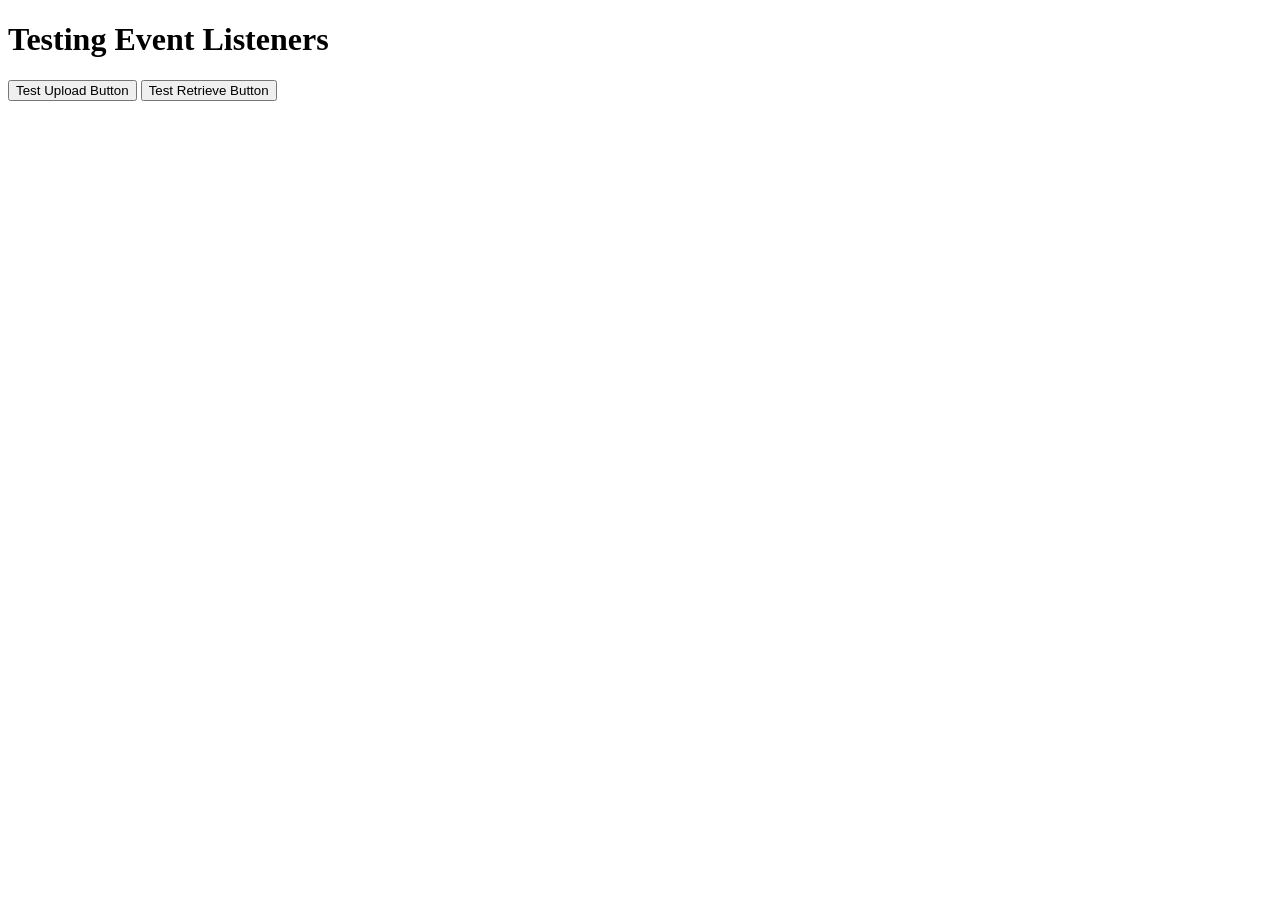
<file: test.html>
<!DOCTYPE html>
<html lang="en">
<head>
    <meta charset="UTF-8">
    <meta name="viewport" content="width=device-width, initial-scale=1.0">
    <title>Test Page</title>
</head>
<body>
    <h1>Testing Event Listeners</h1>
    <button id="uploadBtn">Test Upload Button</button>
    <button id="retrieveBtn">Test Retrieve Button</button>
    
    <script type="module">
        // Test the event listener setup
        function setupEventListeners() {
            const uploadBtn = document.getElementById("uploadBtn");
            const retrieveBtn = document.getElementById("retrieveBtn");
            
            if (uploadBtn) {
                uploadBtn.addEventListener("click", () => alert("Upload button works!"));
                console.log("✅ Upload button event listener added");
            } else {
                console.warn("❌ uploadBtn not found");
            }
            
            if (retrieveBtn) {
                retrieveBtn.addEventListener("click", () => alert("Retrieve button works!"));
                console.log("✅ Retrieve button event listener added");
            } else {
                console.warn("❌ retrieveBtn not found");
            }
        }

        // Initialize when DOM is ready
        if (document.readyState === 'loading') {
            document.addEventListener('DOMContentLoaded', setupEventListeners);
        } else {
            setupEventListeners();
        }
    </script>
</body>
</html>
</file>
